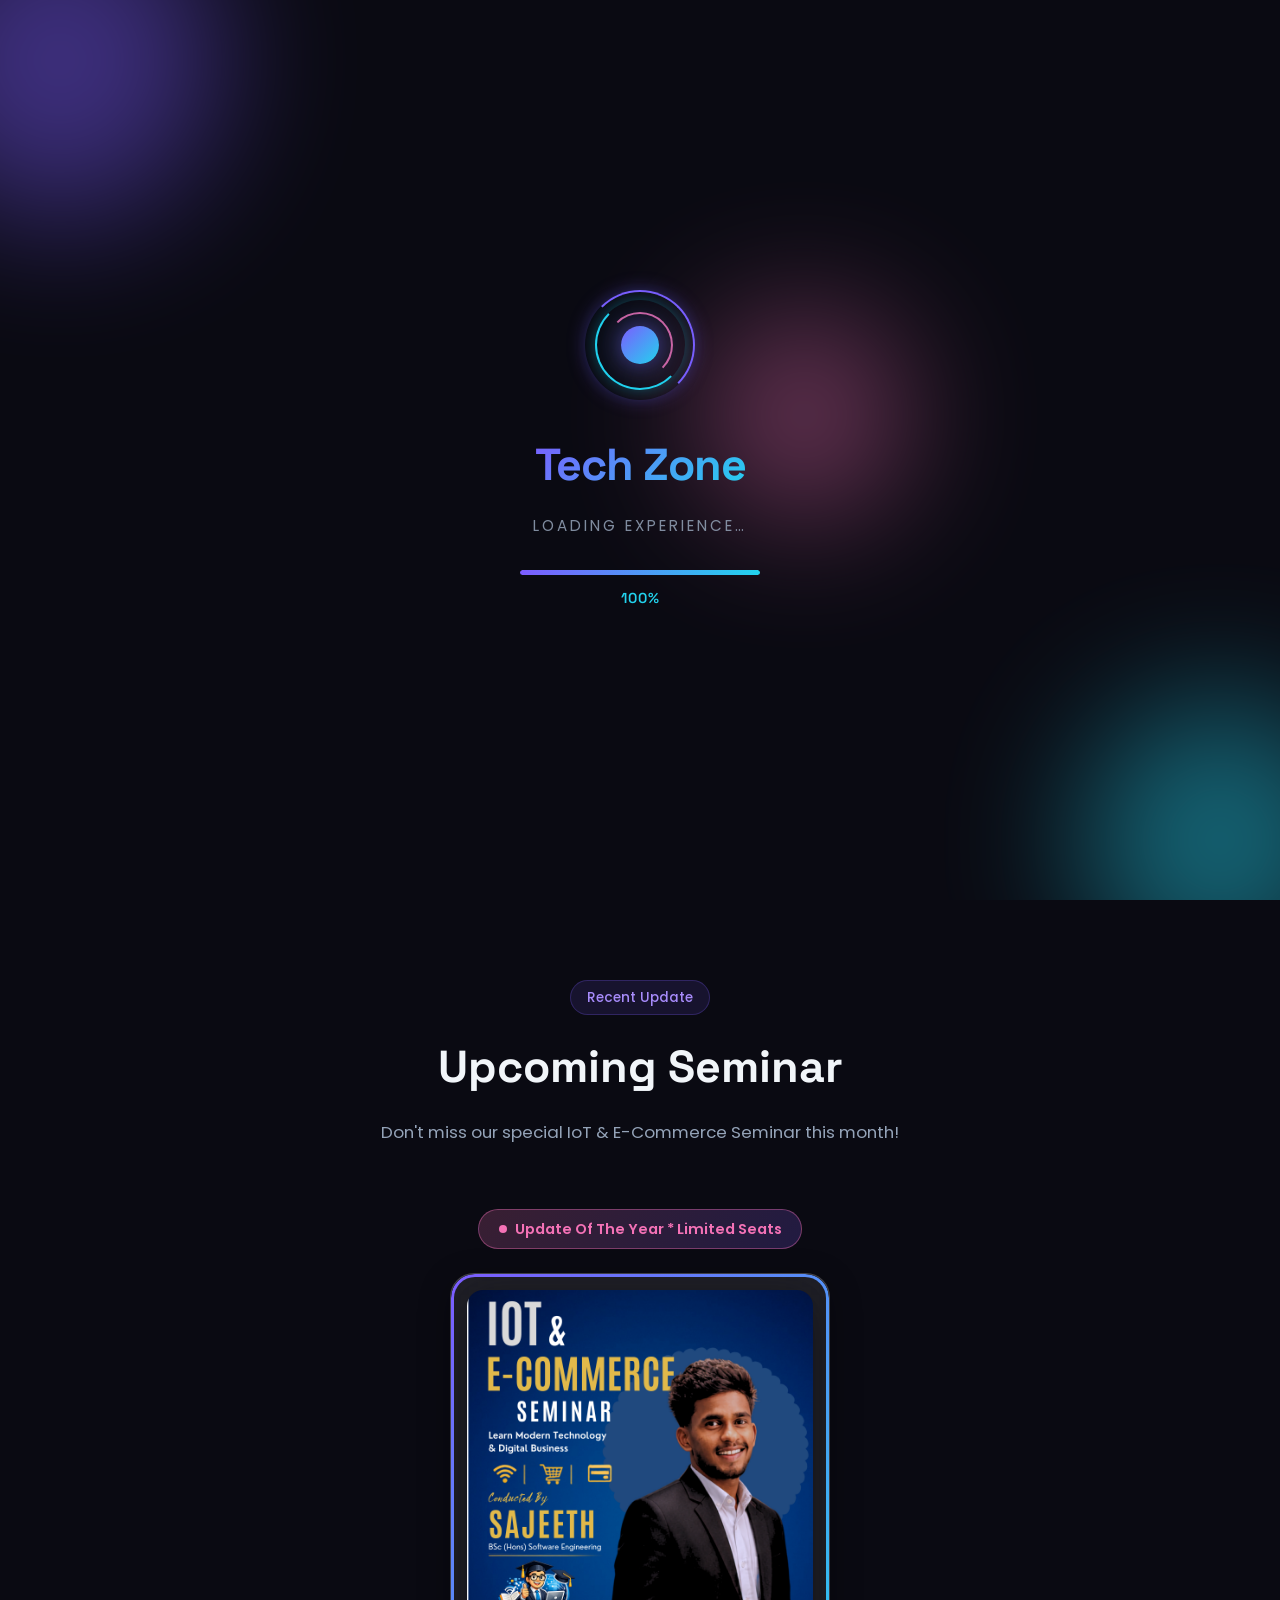
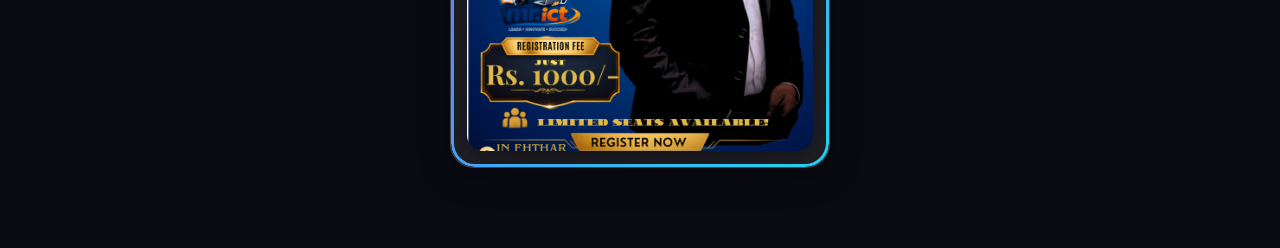
<file: index.html>
<!DOCTYPE html>
<html lang="ml">
<head>
    <meta charset="UTF-8">
    <meta name="viewport" content="width=device-width, initial-scale=1.0">
    <title>Home | Tech Zone Tuition Academy</title>
    <link rel="preconnect" href="https://fonts.googleapis.com">
    <link rel="preconnect" href="https://fonts.gstatic.com" crossorigin>
    <link href="https://fonts.googleapis.com/css2?family=Poppins:wght@300;400;500;600;700;800&family=Space+Grotesk:wght@500;600;700&display=swap" rel="stylesheet">
    <link rel="stylesheet" href="css/global.css">
    <link rel="stylesheet" href="css/home.css">
    <link rel="stylesheet" href="css/update.css">
</head>
<body>
    <!-- ========== LOADER ========== -->
    <div id="loader">
        <div class="loader-orbs">
            <div class="orb orb1"></div>
            <div class="orb orb2"></div>
            <div class="orb orb3"></div>
        </div>
        <div class="loader-center">
            <div class="loader-rings">
                <div class="ring ring1"></div>
                <div class="ring ring2"></div>
                <div class="ring ring3"></div>
                <div class="ring-core"></div>
            </div>
            <div class="loader-logo">Tech Zone</div>
            <div class="loader-text">Loading experience…</div>
            <div class="loader-bar">
                <div class="loader-progress" id="progress"></div>
            </div>
            <div class="loader-percent" id="loaderPercent">0%</div>
        </div>
    </div>

    <!-- Background -->
    <div class="bg-gradient"></div>
    <div class="floating-shapes">
        <div class="shape shape1"></div>
        <div class="shape shape2"></div>
        <div class="shape shape3"></div>
    </div>

    <!-- ========== NAVBAR ========== -->
    <nav id="navbar">
        <div class="nav-inner">
            <a href="index.html" class="logo">Tech Zone</a>
            <ul class="nav-links">
                <li><a href="index.html">Home</a></li>
                <li><a href="about.html">About</a></li>
                <li><a href="courses.html">Courses</a></li>
                <li><a href="teachers.html">Teachers</a></li>
                <li><a href="contact.html" class="nav-cta">Join Now</a></li>
                <li><a href="https://halfan.vercel.app/" target="_blank" rel="noopener noreferrer" class="nav-cta" style="background: linear-gradient(135deg, #22d3ee, #06b6d4); box-shadow: 0 4px 20px rgba(34, 211, 238, 0.4);">Developer</a></li>
            </ul>
            <div class="hamburger" id="hamburger">
                <span></span>
                <span></span>
                <span></span>
            </div>
        </div>
    </nav>

    <!-- Mobile Menu -->
    <div class="menu-overlay" id="overlay"></div>
    <div class="mobile-menu" id="mobileMenu">
        <a href="index.html" onclick="closeMenu()">Home</a>
        <a href="about.html" onclick="closeMenu()">About</a>
        <a href="courses.html" onclick="closeMenu()">Courses</a>
        <a href="teachers.html" onclick="closeMenu()">Teachers</a>
        <a href="contact.html" onclick="closeMenu()">Contact</a>
        <a href="https://halfan.vercel.app/" target="_blank" rel="noopener noreferrer" onclick="closeMenu()">Developer</a>
    </div>

    <!-- ========== HERO ========== -->
    <section class="hero" id="home">
        <div class="hero-content">
            <div class="hero-text">
                <div class="hero-badge">
                    <span></span>
                    Admissions Open for 2028 student's
                </div>
                <h1>Smart Learning<br>Starts at <span>Tech Zone</span></h1>
                <p>SRILANKA's most trusted tuition centre for SFT,ELECTRICLE. Expert teachers, personal attention, and proven results from A/L first year - Exam.</p>
                <div class="hero-btns">
                    <a href="contact.html" class="btn btn-primary">
                        Enroll Now →
                    </a>
                    <a href="courses.html" class="btn btn-glass">
                        View Courses
                    </a>
                </div>
            </div>
            <div class="hero-visual">
                <div class="glass glass-strong hero-card">
                    <div class="hero-card-inner">
                        <div class="live-badge">
                            <div class="live-dot"></div>
                            Live Classes Running
                        </div>
                        <h3 style="font-family:'Space Grotesk'; font-size:1.4rem; margin-bottom:0.5rem;">Why Students Choose Us</h3>
                        <p style="color:var(--text-muted); font-size:0.95rem; margin-bottom:0.5rem;">Personalised coaching with small batch sizes</p>
                        <div class="stat-grid">
                            <div class="stat-item">
                                <div class="stat-num">4+</div>
                                <div class="stat-label">Years Experience</div>
                            </div>
                            <div class="stat-item">
                                <div class="stat-num">2500+</div>
                                <div class="stat-label">Students Taught</div>
                            </div>
                            <div class="stat-item">
                                <div class="stat-num">98%</div>
                                <div class="stat-label">Success Rate</div>
                            </div>
                            <div class="stat-item">
                                <div class="stat-num">40+</div>
                                <div class="stat-label">Expert Teachers</div>
                            </div>
                        </div>
                    </div>
                </div>
            </div>
        </div>
    </section>

    <!-- ========== RECENT UPDATE / SEMINAR ========== -->
    <section class="update-section" id="update">
        <div class="section-header reveal">
            <div class="section-tag">Recent Update</div>
            <h2>Upcoming Seminar</h2>
            <p>Don't miss our special IoT & E-Commerce Seminar this month!</p>
        </div>
        <div class="update-wrapper reveal">
            <div class="update-badge">
                <span></span>
                Update Of The Year * Limited Seats
            </div>
            <div class="glass glass-strong update-card">
                <img src="ADD01.png" alt="IoT & E-Commerce Seminar by Sajeeth - mr.ict" class="update-poster" loading="lazy">
            </div>
        </div>
    </section>



    <script src="js/script.js"></script>
</body>
</html>
</file>
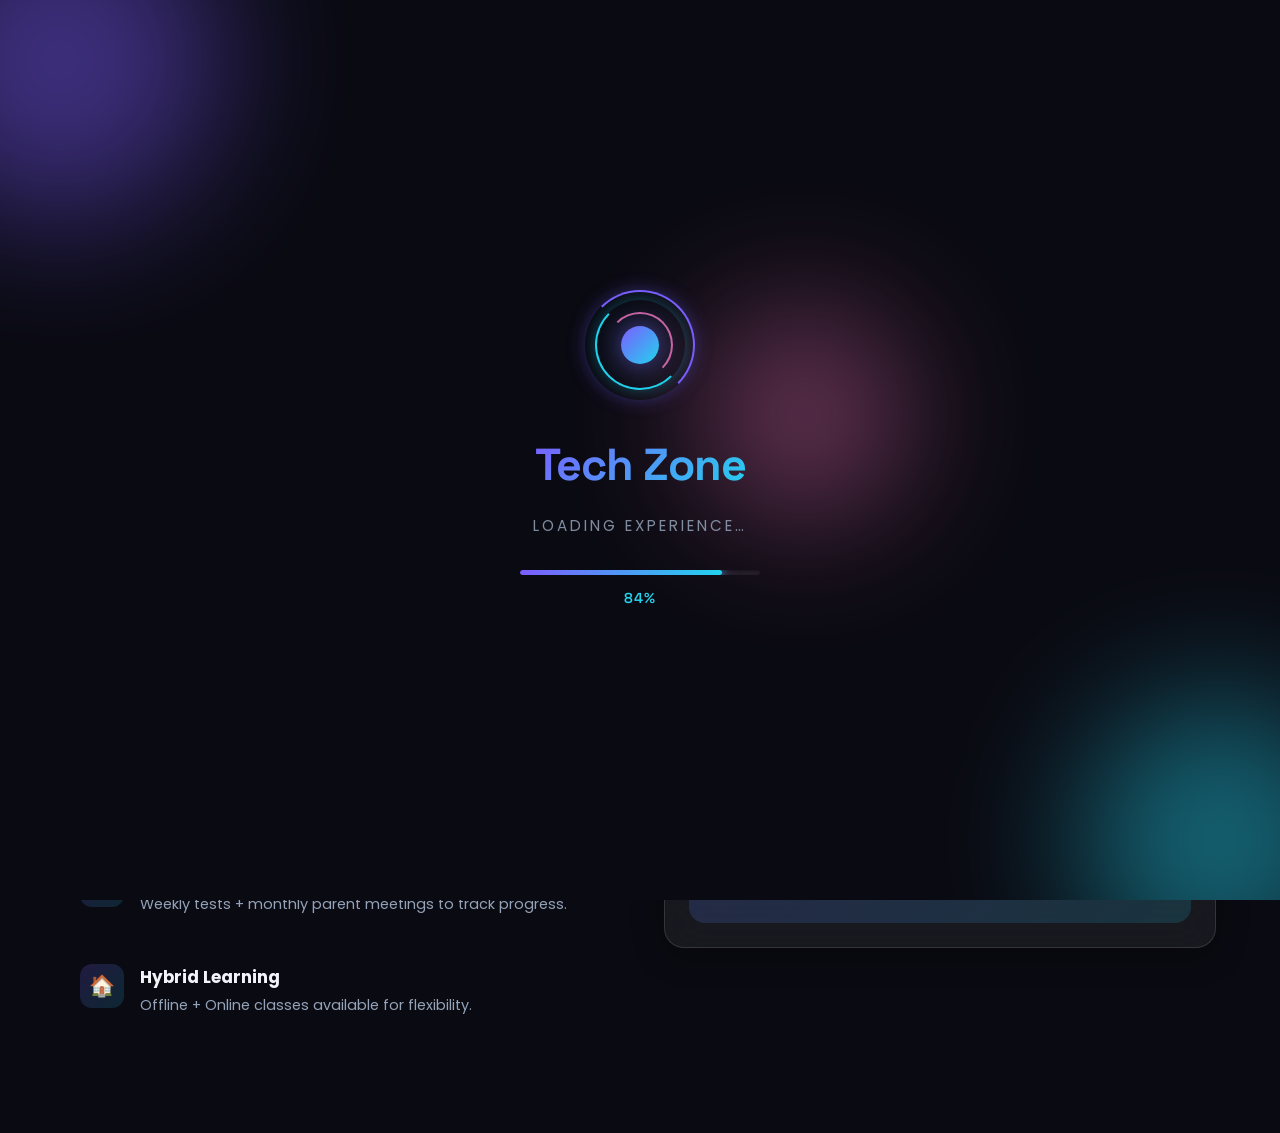
<file: about.html>
<!DOCTYPE html>
<html lang="ml">
<head>
    <meta charset="UTF-8">
    <meta name="viewport" content="width=device-width, initial-scale=1.0">
    <title>About | Tech Zone Tuition Academy</title>
    <link rel="preconnect" href="https://fonts.googleapis.com">
    <link rel="preconnect" href="https://fonts.gstatic.com" crossorigin>
    <link href="https://fonts.googleapis.com/css2?family=Poppins:wght@300;400;500;600;700;800&family=Space+Grotesk:wght@500;600;700&display=swap" rel="stylesheet">
    <link rel="stylesheet" href="css/global.css">
    <link rel="stylesheet" href="css/about.css">
</head>
<body>
    <!-- ========== LOADER ========== -->
    <div id="loader">
        <div class="loader-orbs">
            <div class="orb orb1"></div>
            <div class="orb orb2"></div>
            <div class="orb orb3"></div>
        </div>
        <div class="loader-center">
            <div class="loader-rings">
                <div class="ring ring1"></div>
                <div class="ring ring2"></div>
                <div class="ring ring3"></div>
                <div class="ring-core"></div>
            </div>
            <div class="loader-logo">Tech Zone</div>
            <div class="loader-text">Loading experience…</div>
            <div class="loader-bar">
                <div class="loader-progress" id="progress"></div>
            </div>
            <div class="loader-percent" id="loaderPercent">0%</div>
        </div>
    </div>

    <!-- Background -->
    <div class="bg-gradient"></div>
    <div class="floating-shapes">
        <div class="shape shape1"></div>
        <div class="shape shape2"></div>
        <div class="shape shape3"></div>
    </div>

    <!-- ========== NAVBAR ========== -->
    <nav id="navbar">
        <div class="nav-inner">
            <a href="index.html" class="logo">Tech Zone</a>
            <ul class="nav-links">
                <li><a href="index.html">Home</a></li>
                <li><a href="about.html">About</a></li>
                <li><a href="courses.html">Courses</a></li>
                <li><a href="teachers.html">Teachers</a></li>
                <li><a href="contact.html" class="nav-cta">Join Now</a></li>
                <li><a href="https://halfan.vercel.app/" target="_blank" rel="noopener noreferrer" class="nav-cta" style="background: linear-gradient(135deg, #22d3ee, #06b6d4); box-shadow: 0 4px 20px rgba(34, 211, 238, 0.4);">Developer</a></li>
            </ul>
            <div class="hamburger" id="hamburger">
                <span></span>
                <span></span>
                <span></span>
            </div>
        </div>
    </nav>

    <!-- Mobile Menu -->
    <div class="menu-overlay" id="overlay"></div>
    <div class="mobile-menu" id="mobileMenu">
        <a href="index.html" onclick="closeMenu()">Home</a>
        <a href="about.html" onclick="closeMenu()">About</a>
        <a href="courses.html" onclick="closeMenu()">Courses</a>
        <a href="teachers.html" onclick="closeMenu()">Teachers</a>
        <a href="contact.html" onclick="closeMenu()">Contact</a>
        <a href="https://halfan.vercel.app/" target="_blank" rel="noopener noreferrer" onclick="closeMenu()">Developer</a>
    </div>

    <!-- ========== ABOUT ========== -->
    <section id="about" style="padding-top:120px;">
        <div class="section-header reveal">
            <div class="section-tag">About Us</div>
            <h2>Building Bright Futures<br>Since 2022</h2>
            <p>We believe every student has unique potential. Our mission is to unlock it through smart teaching and care.</p>
        </div>
        <div class="about-grid">
            <div class="about-content reveal">
                <h3>Why Tech Zone Stands Out</h3>
                <p>At Tech Zone Academy, we combine traditional values with modern teaching methods. Small batches, individual attention, and regular performance tracking make us the preferred choice for parents across Kerala.</p>
                <div class="features-list">
                    <div class="feature-item">
                        <div class="feature-icon">📚</div>
                        <div class="feature-text">
                            <h4>Concept Clarity First</h4>
                            <p>We focus on deep understanding, not just rote learning.</p>
                        </div>
                    </div>
                    <div class="feature-item">
                        <div class="feature-icon">👥</div>
                        <div class="feature-text">
                            <h4>Small Batch Size</h4>
                            <p>Maximum 30 students per class for personal attention.</p>
                        </div>
                    </div>
                    <div class="feature-item">
                        <div class="feature-icon">📊</div>
                        <div class="feature-text">
                            <h4>Regular Assessments</h4>
                            <p>Weekly tests + monthly parent meetings to track progress.</p>
                        </div>
                    </div>
                    <div class="feature-item">
                        <div class="feature-icon">🏠</div>
                        <div class="feature-text">
                            <h4>Hybrid Learning</h4>
                            <p>Offline + Online classes available for flexibility.</p>
                        </div>
                    </div>
                </div>
            </div>
            <div class="about-image reveal">
                <div class="glass about-img-card">
                    <div class="about-img-placeholder">
                        🎓
                        <span>Inspiring Young Minds</span>
                    </div>
                </div>
            </div>
        </div>
    </section>

   

    <script src="js/script.js"></script>
</body>
</html>
</file>
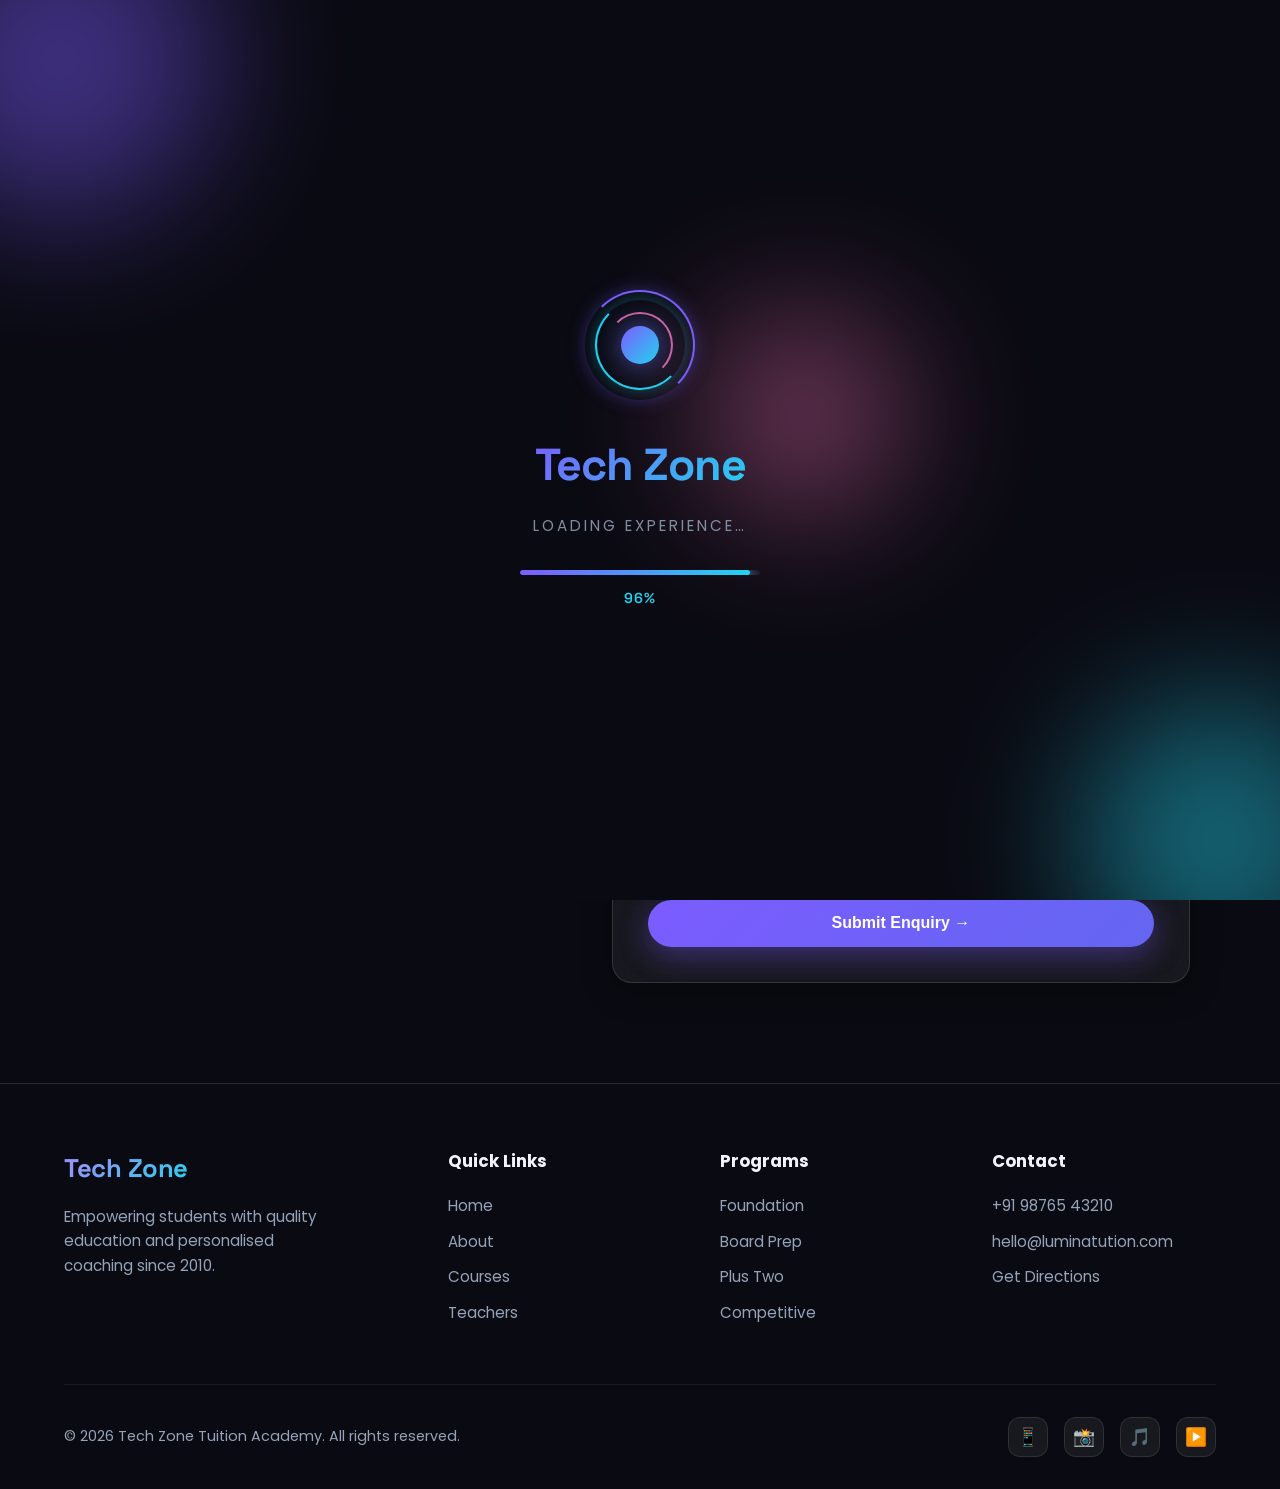
<file: contact.html>
<!DOCTYPE html>
<html lang="ml">
<head>
    <meta charset="UTF-8">
    <meta name="viewport" content="width=device-width, initial-scale=1.0">
    <title>Contact | Tech Zone Tuition Academy</title>
    <link rel="preconnect" href="https://fonts.googleapis.com">
    <link rel="preconnect" href="https://fonts.gstatic.com" crossorigin>
    <link href="https://fonts.googleapis.com/css2?family=Poppins:wght@300;400;500;600;700;800&family=Space+Grotesk:wght@500;600;700&display=swap" rel="stylesheet">
    <link rel="stylesheet" href="css/global.css">
    <link rel="stylesheet" href="css/contact.css">
</head>
<body>
    <!-- ========== LOADER ========== -->
    <div id="loader">
        <div class="loader-orbs">
            <div class="orb orb1"></div>
            <div class="orb orb2"></div>
            <div class="orb orb3"></div>
        </div>
        <div class="loader-center">
            <div class="loader-rings">
                <div class="ring ring1"></div>
                <div class="ring ring2"></div>
                <div class="ring ring3"></div>
                <div class="ring-core"></div>
            </div>
            <div class="loader-logo">Tech Zone</div>
            <div class="loader-text">Loading experience…</div>
            <div class="loader-bar">
                <div class="loader-progress" id="progress"></div>
            </div>
            <div class="loader-percent" id="loaderPercent">0%</div>
        </div>
    </div>

    <!-- Background -->
    <div class="bg-gradient"></div>
    <div class="floating-shapes">
        <div class="shape shape1"></div>
        <div class="shape shape2"></div>
        <div class="shape shape3"></div>
    </div>

    <!-- ========== NAVBAR ========== -->
    <nav id="navbar">
        <div class="nav-inner">
            <a href="index.html" class="logo">Tech Zone</a>
            <ul class="nav-links">
                <li><a href="index.html">Home</a></li>
                <li><a href="about.html">About</a></li>
                <li><a href="courses.html">Courses</a></li>
                <li><a href="teachers.html">Teachers</a></li>
                <li><a href="contact.html" class="nav-cta">Join Now</a></li>
                <li><a href="https://halfan.vercel.app/" target="_blank" rel="noopener noreferrer" class="nav-cta" style="background: linear-gradient(135deg, #22d3ee, #06b6d4); box-shadow: 0 4px 20px rgba(34, 211, 238, 0.4);">Developer</a></li>
            </ul>
            <div class="hamburger" id="hamburger">
                <span></span>
                <span></span>
                <span></span>
            </div>
        </div>
    </nav>

    <!-- Mobile Menu -->
    <div class="menu-overlay" id="overlay"></div>
    <div class="mobile-menu" id="mobileMenu">
        <a href="index.html" onclick="closeMenu()">Home</a>
        <a href="about.html" onclick="closeMenu()">About</a>
        <a href="courses.html" onclick="closeMenu()">Courses</a>
        <a href="teachers.html" onclick="closeMenu()">Teachers</a>
        <a href="contact.html" onclick="closeMenu()">Contact</a>
        <a href="https://halfan.vercel.app/" target="_blank" rel="noopener noreferrer" onclick="closeMenu()">Developer</a>
    </div>

    <!-- ========== CONTACT ========== -->
    <section id="contact" style="padding-top:140px;">
        <div class="section-header reveal">
            <div class="section-tag">Get In Touch</div>
            <h2>Start Your Journey Today</h2>
            <p>Have questions? Want to enroll? Fill the form or reach us directly.</p>
        </div>
        <div class="contact-wrapper">
            <div class="contact-info reveal">
                <div class="glass contact-item">
                    <div class="contact-icon">📍</div>
                    <div>
                        <h4>Visit Us</h4>
                        <p>periyatru munai, Kinniya-04<br>Trincomalee - 686001</p>
                    </div>
                </div>
                <div class="glass contact-item">
                    <div class="contact-icon">📞</div>
                    <div>
                        <h4>Call / WhatsApp</h4>
                        <p>+91 98765 43210<br>+91 98765 43211</p>
                    </div>
                </div>
                <div class="glass contact-item">
                    <div class="contact-icon">✉️</div>
                    <div>
                        <h4>Email</h4>
                        <p>hello@luminatution.com<br>admissions@luminatution.com</p>
                    </div>
                </div>
            </div>
            <div class="glass contact-form reveal">
                <form id="enquiryForm" onsubmit="handleSubmit(event)">
                    <div class="form-group">
                        <label>Student Name</label>
                        <input type="text" placeholder="Enter student full name" required>
                    </div>
                    <div class="form-row">
                        <div class="form-group">
                            <label>Date of Birth</label>
                            <input type="date" required>
                        </div>
                        <div class="form-group">
                            <label>Year</label>
                            <select required>
                                <option value="">Select Year</option>
                                <option>2025-26</option>
                                <option>2026-27</option>
                                <option>2027-28</option>
                            </select>
                        </div>
                    </div>
                    <div class="form-group">
                        <label>Subject</label>
                        <select required>
                            <option value="">Select Subject</option>
                            <option>Mathematics</option>
                            <option>Physics</option>
                            <option>Chemistry</option>
                            <option>Biology</option>
                            <option>English</option>
                            <option>Malayalam</option>
                            <option>Accountancy</option>
                            <option>All Subjects</option>
                            <option>Other</option>
                        </select>
                    </div>
                    <div class="form-group">
                        <label>Message (Optional)</label>
                        <textarea placeholder="Any specific queries or requirements..."></textarea>
                    </div>
                    <button type="submit" class="btn btn-primary" style="width:100%; justify-content:center;">
                        Submit Enquiry →
                    </button>
                </form>
            </div>
        </div>
    </section>

    <!-- ========== FOOTER ========== -->
    <footer>
        <div class="footer-inner">
            <div class="footer-brand">
                <a href="index.html" class="logo">Tech Zone</a>
                <p>Empowering students with quality education and personalised coaching since 2010.</p>
            </div>
            <div class="footer-col">
                <h4>Quick Links</h4>
                <a href="index.html">Home</a>
                <a href="about.html">About</a>
                <a href="courses.html">Courses</a>
                <a href="teachers.html">Teachers</a>
            </div>
            <div class="footer-col">
                <h4>Programs</h4>
                <a href="courses.html">Foundation</a>
                <a href="courses.html">Board Prep</a>
                <a href="courses.html">Plus Two</a>
                <a href="courses.html">Competitive</a>
            </div>
            <div class="footer-col">
                <h4>Contact</h4>
                <a href="tel:+919876543210">+91 98765 43210</a>
                <a href="mailto:hello@luminatution.com">hello@luminatution.com</a>
                <a href="contact.html">Get Directions</a>
            </div>
        </div>
        <div class="footer-bottom">
            <p>© 2026 Tech Zone Tuition Academy. All rights reserved.</p>
            <div class="socials">
                <a href="#" title="WhatsApp">📱</a>
                <a href="#" title="Instagram">📸</a>
                <a href="#" title="TikTok">🎵</a>
                <a href="#" title="YouTube">▶️</a>
            </div>
        </div>
    </footer>

    <script src="js/script.js"></script>
    <script src="js/contact.js"></script>
</body>
</html>
</file>
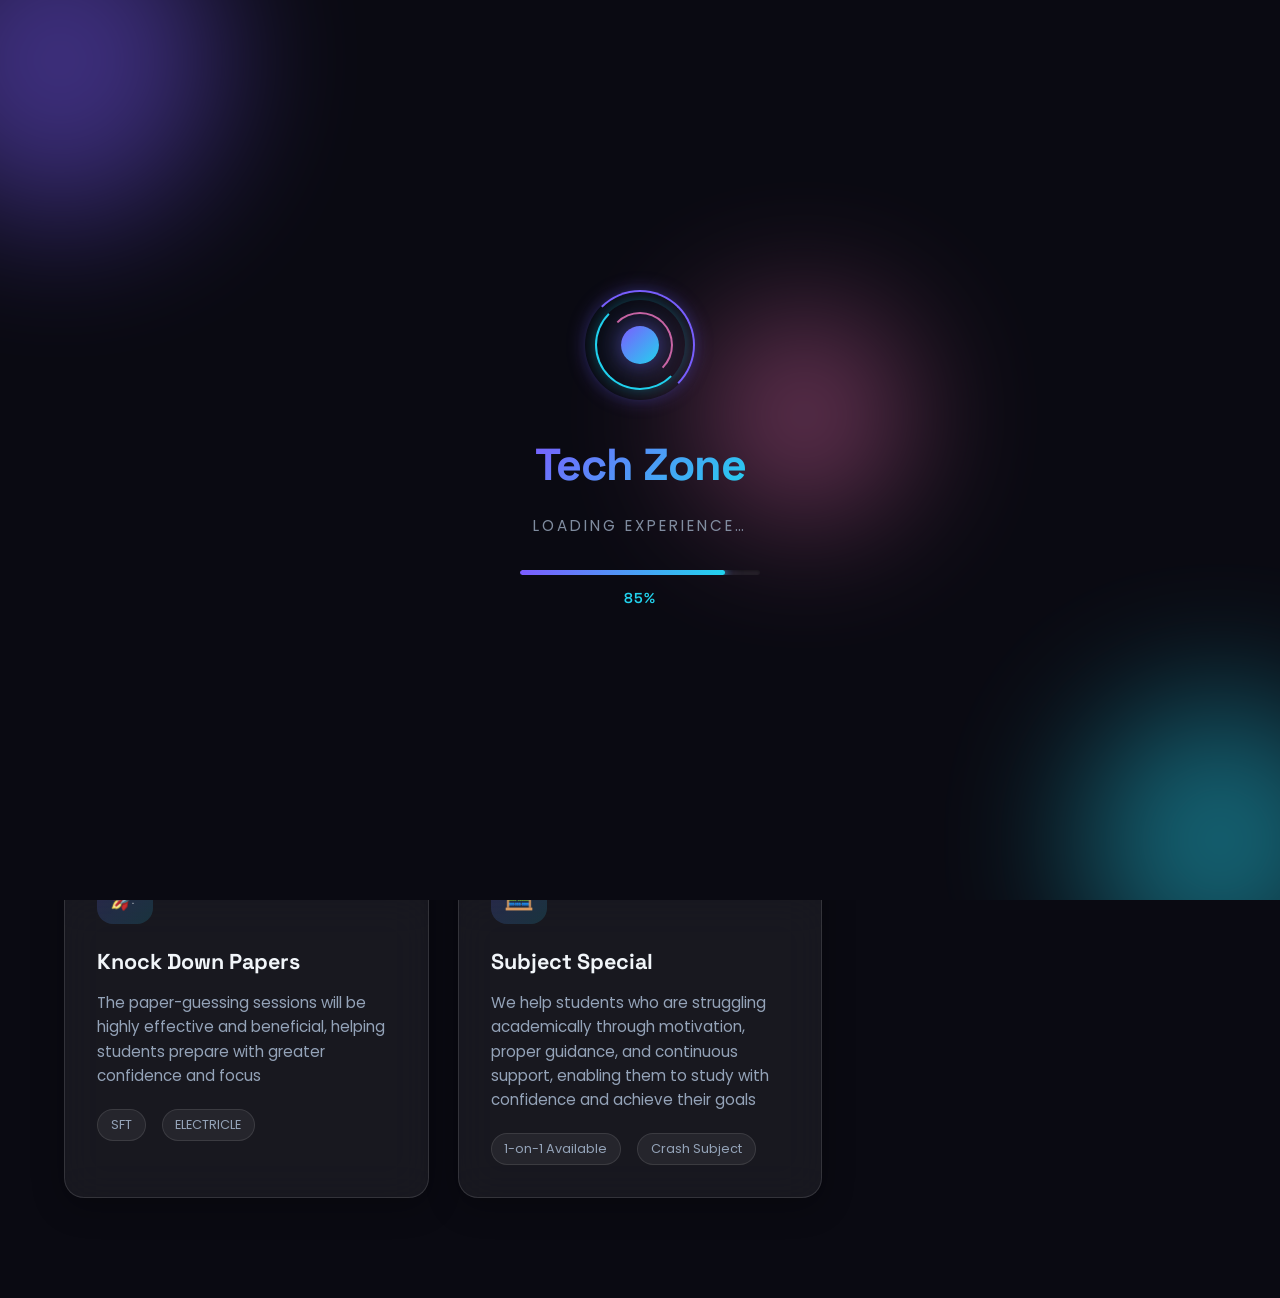
<file: courses.html>
<!DOCTYPE html>
<html lang="ml">
<head>
    <meta charset="UTF-8">
    <meta name="viewport" content="width=device-width, initial-scale=1.0">
    <title>Courses | Tech Zone Tuition Academy</title>
    <link rel="preconnect" href="https://fonts.googleapis.com">
    <link rel="preconnect" href="https://fonts.gstatic.com" crossorigin>
    <link href="https://fonts.googleapis.com/css2?family=Poppins:wght@300;400;500;600;700;800&family=Space+Grotesk:wght@500;600;700&display=swap" rel="stylesheet">
    <link rel="stylesheet" href="css/global.css">
    <link rel="stylesheet" href="css/courses.css">
</head>
<body>
    <!-- ========== LOADER ========== -->
    <div id="loader">
        <div class="loader-orbs">
            <div class="orb orb1"></div>
            <div class="orb orb2"></div>
            <div class="orb orb3"></div>
        </div>
        <div class="loader-center">
            <div class="loader-rings">
                <div class="ring ring1"></div>
                <div class="ring ring2"></div>
                <div class="ring ring3"></div>
                <div class="ring-core"></div>
            </div>
            <div class="loader-logo">Tech Zone</div>
            <div class="loader-text">Loading experience…</div>
            <div class="loader-bar">
                <div class="loader-progress" id="progress"></div>
            </div>
            <div class="loader-percent" id="loaderPercent">0%</div>
        </div>
    </div>

    <!-- Background -->
    <div class="bg-gradient"></div>
    <div class="floating-shapes">
        <div class="shape shape1"></div>
        <div class="shape shape2"></div>
        <div class="shape shape3"></div>
    </div>

    <!-- ========== NAVBAR ========== -->
    <nav id="navbar">
        <div class="nav-inner">
            <a href="index.html" class="logo">Tech Zone</a>
            <ul class="nav-links">
                <li><a href="index.html">Home</a></li>
                <li><a href="about.html">About</a></li>
                <li><a href="courses.html">Courses</a></li>
                <li><a href="teachers.html">Teachers</a></li>
                <li><a href="contact.html" class="nav-cta">Join Now</a></li>
                <li><a href="https://halfan.vercel.app/" target="_blank" rel="noopener noreferrer" class="nav-cta" style="background: linear-gradient(135deg, #22d3ee, #06b6d4); box-shadow: 0 4px 20px rgba(34, 211, 238, 0.4);">Developer</a></li>
            </ul>
            <div class="hamburger" id="hamburger">
                <span></span>
                <span></span>
                <span></span>
            </div>
        </div>
    </nav>

    <!-- Mobile Menu -->
    <div class="menu-overlay" id="overlay"></div>
    <div class="mobile-menu" id="mobileMenu">
        <a href="index.html" onclick="closeMenu()">Home</a>
        <a href="about.html" onclick="closeMenu()">About</a>
        <a href="courses.html" onclick="closeMenu()">Courses</a>
        <a href="teachers.html" onclick="closeMenu()">Teachers</a>
        <a href="contact.html" onclick="closeMenu()">Contact</a>
        <a href="https://halfan.vercel.app/" target="_blank" rel="noopener noreferrer" onclick="closeMenu()">Developer</a>
    </div>

    <!-- ========== COURSES ========== -->
    <section id="courses" style="padding-top:140px;">
        <div class="section-header reveal">
            <div class="section-tag">Our Programs</div>
            <h2>Subject Designed for<br>Every Student</h2>
            <p>From foundational years to board exam excellence — we have the right program for your child.</p>
        </div>
        <div class="courses-grid">
            <div class="glass course-card reveal">
                <div class="course-icon">🌱</div>
                <h3>Foundation </h3>
                <p>We provide students with a strong foundation for their studies, helping them build the knowledge and confidence needed for future success</p>
                <div class="course-meta">
                    <span class="course-tag">SFT</span>
                    <span class="course-tag">ELECTRICLE</span>
                </div>
            </div>
            <div class="glass course-card reveal">
                <div class="course-icon">📖</div>
                <h3>Excellent Subject Decoding</h3>
                <p>Clear and Comprehensive Subject Explanation</p>
                <div class="course-meta">
                    <span class="course-tag">All Boards</span>
                    <span class="course-tag">Olympiad Prep</span>
                </div>
            </div>
            <div class="glass course-card reveal">
                <div class="course-icon">🎯</div>
                <h3>Strong Motivation Support</h3>
                <p>We will also provide students with strong motivation and continuous encouragement to help them stay focused and confident in their studies</p>
                <div class="course-meta">
                    <span class="course-tag">Future</span>
                    <span class="course-tag">Career</span>
                    <span class="course-tag">Planning</span>
                </div>
            </div>
            <div class="glass course-card reveal">
                <div class="course-icon">🚀</div>
                <h3>Knock Down Papers</h3>
                <p>The paper-guessing sessions will be highly effective and beneficial, helping students prepare with greater confidence and focus</p>
                <div class="course-meta">
                    <span class="course-tag">SFT</span>
                    <span class="course-tag">ELECTRICLE</span>
                </div>
            </div>
            <div class="glass course-card reveal">
                <div class="course-icon">🧮</div>
                <h3>Subject Special</h3>
                <p>We help students who are struggling academically through motivation, proper guidance, and continuous support, enabling them to study with confidence and achieve their goals</p>
                <div class="course-meta">
                    <span class="course-tag">1-on-1 Available</span>
                    <span class="course-tag">Crash Subject</span>
                </div>
            </div>
        </div>
    </section>

   
    <script src="js/script.js"></script>
</body>
</html>
</file>
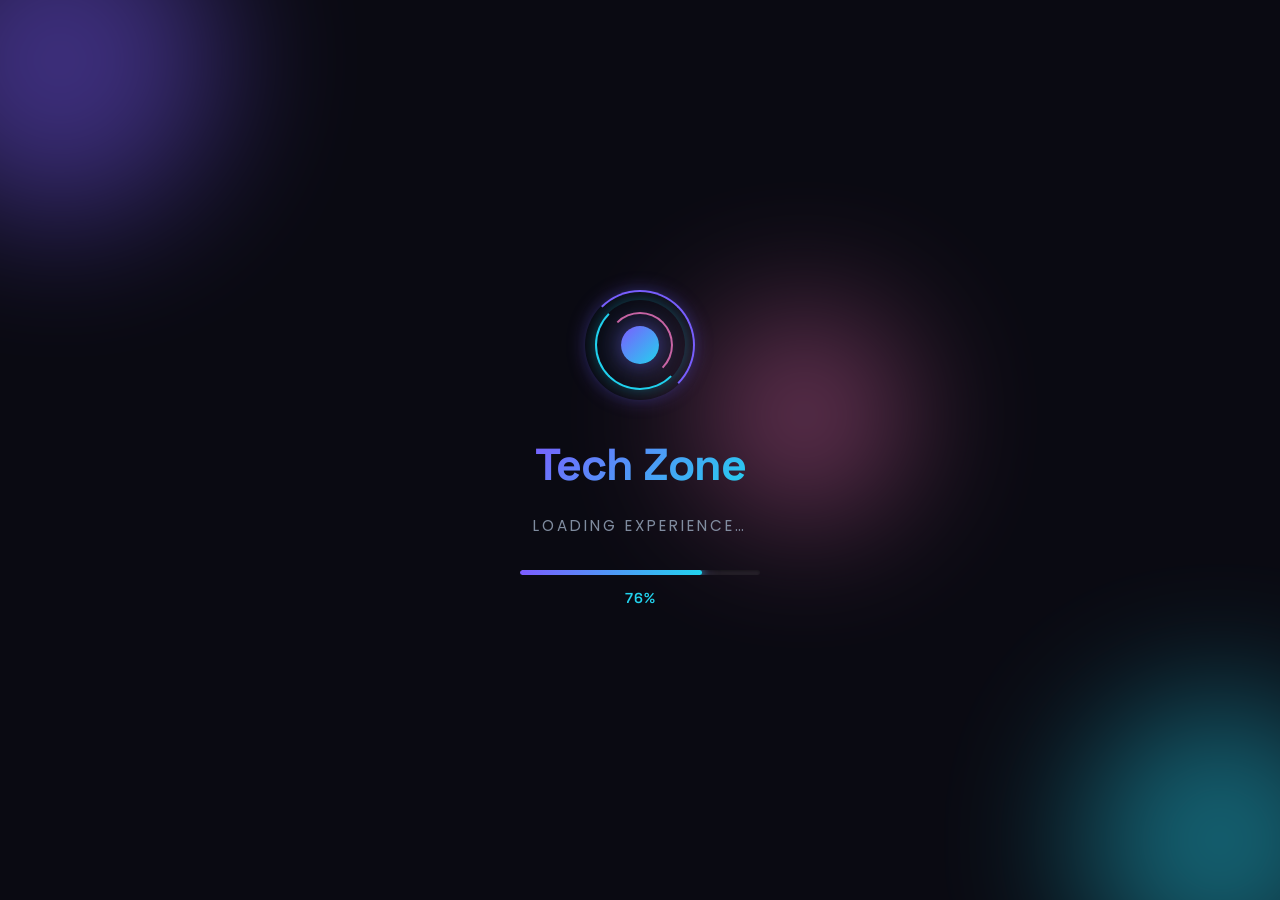
<file: teachers.html>
<!DOCTYPE html>
<html lang="ml">
<head>
    <meta charset="UTF-8">
    <meta name="viewport" content="width=device-width, initial-scale=1.0">
    <title>Teachers | Tech Zone Tuition Academy</title>
    <link rel="preconnect" href="https://fonts.googleapis.com">
    <link rel="preconnect" href="https://fonts.gstatic.com" crossorigin>
    <link href="https://fonts.googleapis.com/css2?family=Poppins:wght@300;400;500;600;700;800&family=Space+Grotesk:wght@500;600;700&display=swap" rel="stylesheet">
    <link rel="stylesheet" href="css/global.css">
    <link rel="stylesheet" href="css/teachers.css">
</head>
<body>
    <!-- ========== LOADER ========== -->
    <div id="loader">
        <div class="loader-orbs">
            <div class="orb orb1"></div>
            <div class="orb orb2"></div>
            <div class="orb orb3"></div>
        </div>
        <div class="loader-center">
            <div class="loader-rings">
                <div class="ring ring1"></div>
                <div class="ring ring2"></div>
                <div class="ring ring3"></div>
                <div class="ring-core"></div>
            </div>
            <div class="loader-logo">Tech Zone</div>
            <div class="loader-text">Loading experience…</div>
            <div class="loader-bar">
                <div class="loader-progress" id="progress"></div>
            </div>
            <div class="loader-percent" id="loaderPercent">0%</div>
        </div>
    </div>

    <!-- Background -->
    <div class="bg-gradient"></div>
    <div class="floating-shapes">
        <div class="shape shape1"></div>
        <div class="shape shape2"></div>
        <div class="shape shape3"></div>
    </div>

    <!-- ========== NAVBAR ========== -->
    <nav id="navbar">
        <div class="nav-inner">
            <a href="index.html" class="logo">Tech Zone</a>
            <ul class="nav-links">
                <li><a href="index.html">Home</a></li>
                <li><a href="about.html">About</a></li>
                <li><a href="courses.html">Courses</a></li>
                <li><a href="teachers.html">Teachers</a></li>
                <li><a href="contact.html" class="nav-cta">Join Now</a></li>
                <li><a href="https://halfan.vercel.app/" target="_blank" rel="noopener noreferrer" class="nav-cta" style="background: linear-gradient(135deg, #22d3ee, #06b6d4); box-shadow: 0 4px 20px rgba(34, 211, 238, 0.4);">Developer</a></li>
            </ul>
            <div class="hamburger" id="hamburger">
                <span></span>
                <span></span>
                <span></span>
            </div>
        </div>
    </nav>

    <!-- Mobile Menu -->
    <div class="menu-overlay" id="overlay"></div>
    <div class="mobile-menu" id="mobileMenu">
        <a href="index.html" onclick="closeMenu()">Home</a>
        <a href="about.html" onclick="closeMenu()">About</a>
        <a href="courses.html" onclick="closeMenu()">Courses</a>
        <a href="teachers.html" onclick="closeMenu()">Teachers</a>
        <a href="contact.html" onclick="closeMenu()">Contact</a>
        <a href="https://halfan.vercel.app/" target="_blank" rel="noopener noreferrer" onclick="closeMenu()">Developer</a>
    </div>

    <!-- ========== TEACHERS ========== -->
    <section id="teachers" style="padding-top:140px;">
        <div class="section-header reveal">
            <div class="section-tag">Our Faculty</div>
            <h2>Learn from the Best</h2>
            <p>Experienced educators who are passionate about teaching and student success.</p>
        </div>
        <div class="teachers-grid">
            <div class="glass teacher-card reveal">
                <div class="teacher-avatar"><img src="assets/images/profile.png" alt="SAKEER SIR"></div>
                <h3>SAKEER SIR</h3>
                <div class="teacher-subj">SFT, ELECTRICLE • 6 yrs</div>
                <p>Electrical Engineer</p>
            </div>
        </div>
    </section>

    
    <script src="js/script.js"></script>
</body>
</html>
</file>
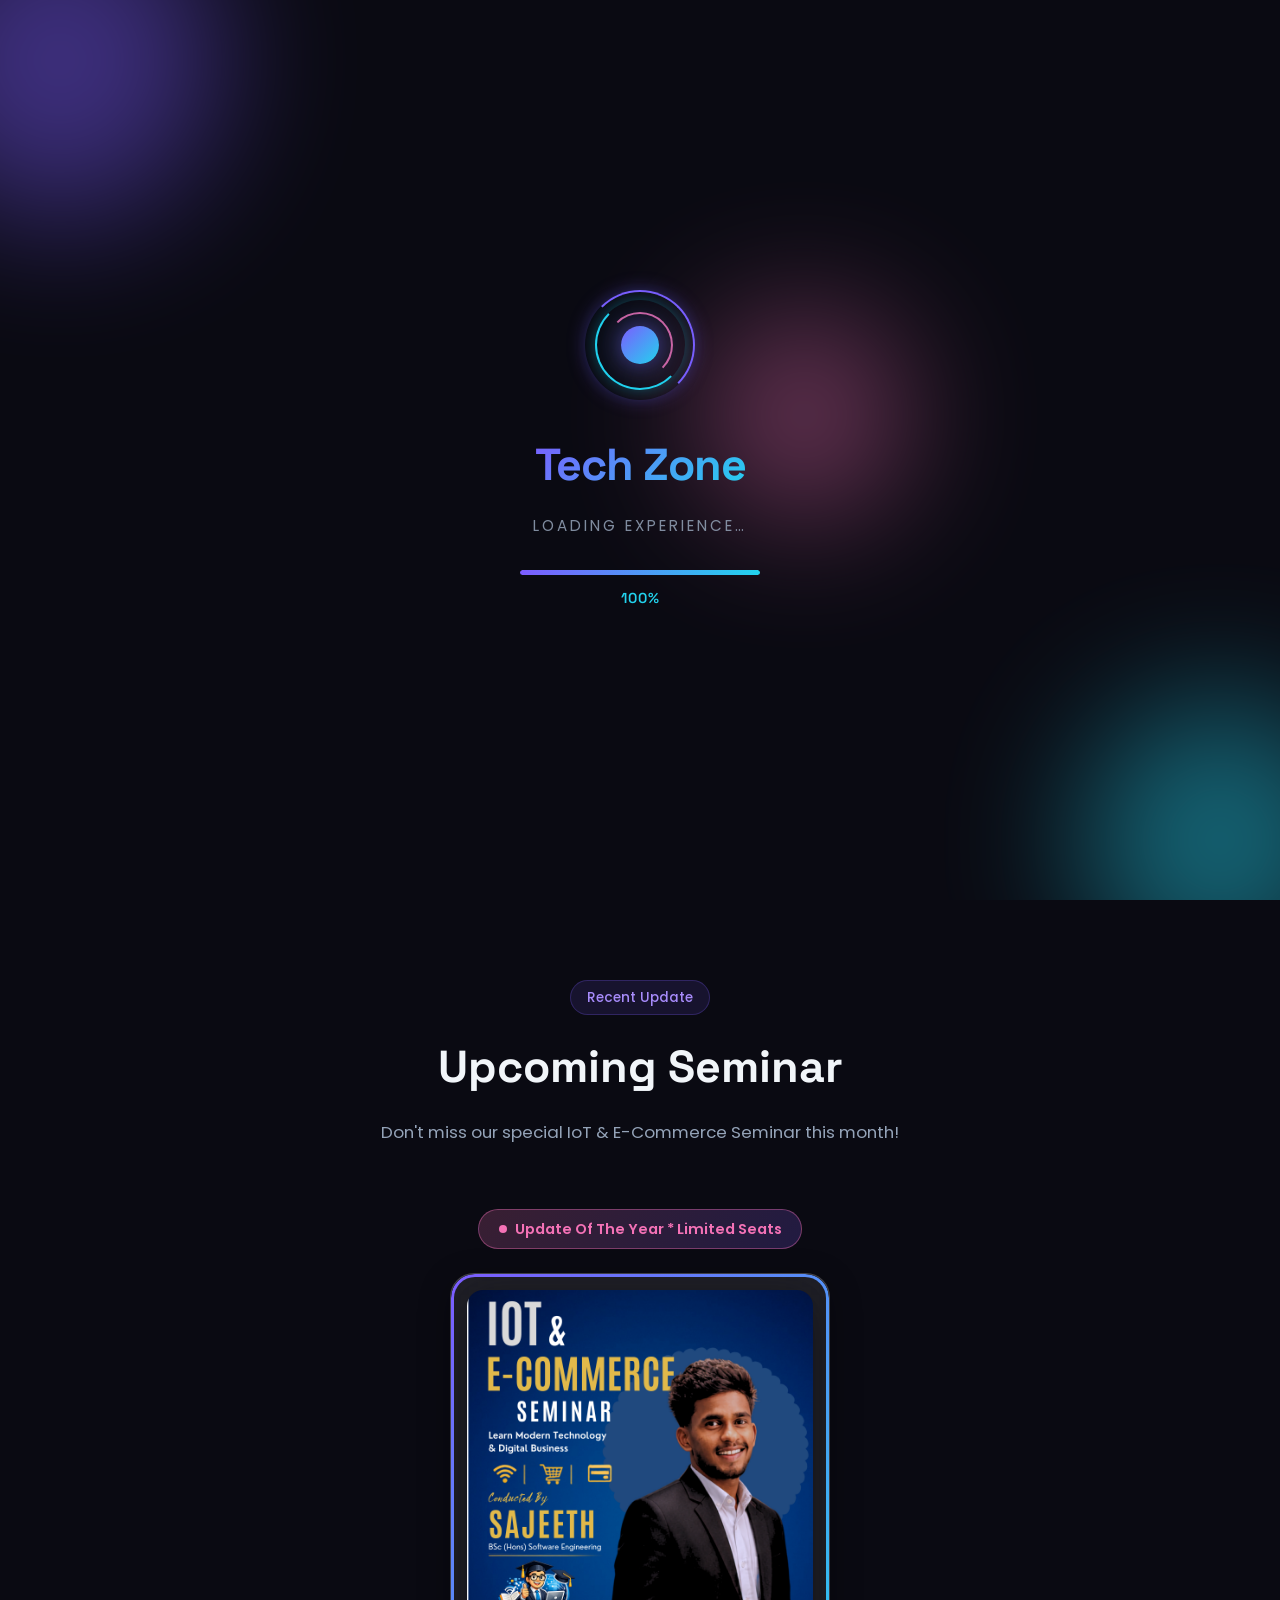
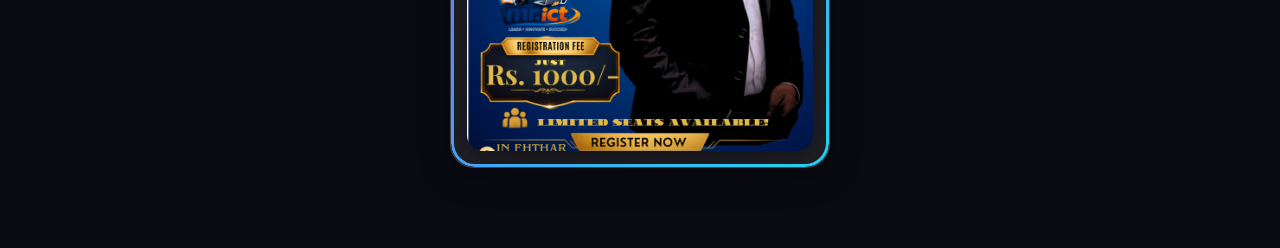
<file: update.html>
<!DOCTYPE html>
<html lang="ml">
<head>
    <meta charset="UTF-8">
    <meta name="viewport" content="width=device-width, initial-scale=1.0">
    <title>Update | Tech Zone Tuition Academy</title>
    <meta http-equiv="refresh" content="0; url=index.html#update">
    <script>window.location.replace('index.html#update');</script>
</head>
<body>
    <p>Redirecting to <a href="index.html#update">Home — Recent Update</a>...</p>
</body>
</html>
</file>
<file: css/global.css>
/* ==========================================================================
   GLOBAL.CSS — shared across every page
   Variables, reset, loader, background decor, glass
   utilities, navbar, mobile menu, buttons, section header, footer,
   shared animations and shared responsive rules.
   ========================================================================== */

:root {
    --primary: #7c5cff;
    --primary-glow: #a78bfa;
    --secondary: #22d3ee;
    --accent: #f472b6;
    --bg: #0a0a12;
    --glass: rgba(255, 255, 255, 0.06);
    --glass-border: rgba(255, 255, 255, 0.12);
    --text: #f1f5f9;
    --text-muted: #94a3b8;
}

* {
    margin: 0;
    padding: 0;
    box-sizing: border-box;
}

html {
    scroll-behavior: smooth;
}

body {
    font-family: 'Poppins', sans-serif;
    background: var(--bg);
    color: var(--text);
    overflow-x: hidden;
    line-height: 1.6;
}

/* ========== LOADING SCREEN ========== */
#loader {
    position: fixed;
    inset: 0;
    background: var(--bg);
    z-index: 9999;
    display: flex;
    flex-direction: column;
    align-items: center;
    justify-content: center;
    transition: opacity 0.7s cubic-bezier(0.4, 0, 0.2, 1), visibility 0.7s cubic-bezier(0.4, 0, 0.2, 1);
}

#loader.hide {
    opacity: 0;
    visibility: hidden;
    pointer-events: none;
}

.loader-center {
    position: relative;
    z-index: 2;
    display: flex;
    flex-direction: column;
    align-items: center;
    gap: 0;
}

.loader-rings {
    position: relative;
    width: 110px;
    height: 110px;
    margin-bottom: 1.8rem;
}

.ring {
    position: absolute;
    inset: 0;
    border-radius: 50%;
    border: 2px solid transparent;
}

.ring1 {
    border-top-color: var(--primary);
    border-right-color: var(--primary);
    animation: spinRing 1.2s linear infinite;
    box-shadow: 0 0 18px rgba(124, 92, 255, 0.35);
}

.ring2 {
    inset: 10px;
    border-bottom-color: var(--secondary);
    border-left-color: var(--secondary);
    animation: spinRing 1.6s linear infinite reverse;
    box-shadow: 0 0 14px rgba(34, 211, 238, 0.3);
}

.ring3 {
    inset: 22px;
    border-top-color: var(--accent);
    border-right-color: var(--accent);
    animation: spinRing 0.9s linear infinite;
    opacity: 0.85;
}

.ring-core {
    position: absolute;
    inset: 36px;
    border-radius: 50%;
    background: linear-gradient(135deg, var(--primary), var(--secondary));
    box-shadow:
        0 0 25px rgba(124, 92, 255, 0.55),
        0 0 50px rgba(34, 211, 238, 0.25);
    animation: corePulse 1.8s ease-in-out infinite;
}

.loader-logo {
    font-family: 'Space Grotesk', sans-serif;
    font-size: 2.8rem;
    font-weight: 700;
    background: linear-gradient(135deg, var(--primary), var(--secondary), var(--accent));
    background-size: 200% 200%;
    -webkit-background-clip: text;
    -webkit-text-fill-color: transparent;
    background-clip: text;
    letter-spacing: -1px;
    animation: logoShine 3s ease-in-out infinite, logoPulse 2.2s ease-in-out infinite;
}

.loader-text {
    margin-top: 0.85rem;
    font-size: 0.95rem;
    color: var(--text-muted);
    letter-spacing: 3px;
    text-transform: uppercase;
    opacity: 0.85;
    animation: textFade 2s ease-in-out infinite;
}

.loader-bar {
    width: 240px;
    height: 5px;
    background: rgba(255,255,255,0.07);
    border-radius: 20px;
    margin-top: 2rem;
    overflow: hidden;
    position: relative;
    box-shadow: inset 0 1px 3px rgba(0,0,0,0.4);
}

.loader-progress {
    height: 100%;
    width: 0%;
    background: linear-gradient(90deg, var(--primary), var(--secondary), var(--accent));
    background-size: 200% 100%;
    border-radius: 20px;
    transition: width 0.15s ease-out;
    box-shadow: 0 0 18px var(--primary), 0 0 8px var(--secondary);
    animation: barShine 1.5s linear infinite;
}

.loader-percent {
    margin-top: 0.75rem;
    font-family: 'Space Grotesk', sans-serif;
    font-size: 0.9rem;
    font-weight: 600;
    color: var(--secondary);
    letter-spacing: 1px;
    min-height: 1.2em;
}

.loader-orbs {
    position: absolute;
    width: 100%;
    height: 100%;
    overflow: hidden;
    z-index: 0;
}

.orb {
    position: absolute;
    border-radius: 50%;
    filter: blur(70px);
    opacity: 0.45;
    animation: floatOrb 9s ease-in-out infinite;
}

.orb1 { width: 320px; height: 320px; background: var(--primary); top: -100px; left: -100px; }
.orb2 { width: 280px; height: 280px; background: var(--secondary); bottom: -80px; right: -80px; animation-delay: -3s; }
.orb3 { width: 200px; height: 200px; background: var(--accent); top: 35%; left: 55%; animation-delay: -5s; }

@keyframes spinRing {
    to { transform: rotate(360deg); }
}

@keyframes corePulse {
    0%, 100% { transform: scale(1); opacity: 1; }
    50% { transform: scale(1.12); opacity: 0.85; }
}

@keyframes logoPulse {
    0%, 100% { transform: scale(1); filter: brightness(1); }
    50% { transform: scale(1.04); filter: brightness(1.15); }
}

@keyframes logoShine {
    0%, 100% { background-position: 0% 50%; }
    50% { background-position: 100% 50%; }
}

@keyframes textFade {
    0%, 100% { opacity: 0.55; }
    50% { opacity: 1; }
}

@keyframes barShine {
    0% { background-position: 0% 50%; }
    100% { background-position: 200% 50%; }
}

@keyframes floatOrb {
    0%, 100% { transform: translate(0, 0) scale(1); }
    33% { transform: translate(40px, -50px) scale(1.08); }
    66% { transform: translate(-30px, 25px) scale(0.95); }
}

/* ========== BACKGROUND ========== */
.bg-gradient {
    position: fixed;
    inset: 0;
    z-index: -2;
    background:
        radial-gradient(ellipse at 20% 20%, rgba(124, 92, 255, 0.15) 0%, transparent 50%),
        radial-gradient(ellipse at 80% 80%, rgba(34, 211, 238, 0.12) 0%, transparent 50%),
        radial-gradient(ellipse at 50% 50%, rgba(244, 114, 182, 0.08) 0%, transparent 60%),
        var(--bg);
}

.floating-shapes {
    position: fixed;
    inset: 0;
    z-index: -1;
    overflow: hidden;
    pointer-events: none;
}

.shape {
    position: absolute;
    border-radius: 50%;
    background: linear-gradient(135deg, rgba(124,92,255,0.15), rgba(34,211,238,0.1));
    filter: blur(40px);
    animation: floatShape 15s ease-in-out infinite;
}

.shape1 { width: 400px; height: 400px; top: 10%; left: -100px; }
.shape2 { width: 300px; height: 300px; top: 60%; right: -80px; animation-delay: -5s; }
.shape3 { width: 250px; height: 250px; bottom: 10%; left: 30%; animation-delay: -8s; }

@keyframes floatShape {
    0%, 100% { transform: translate(0, 0) scale(1); }
    50% { transform: translate(40px, -50px) scale(1.1); }
}

/* ========== GLASS UTILITIES ========== */
.glass {
    background: var(--glass);
    backdrop-filter: blur(20px);
    -webkit-backdrop-filter: blur(20px);
    border: 1px solid var(--glass-border);
    border-radius: 20px;
    box-shadow:
        0 8px 32px rgba(0,0,0,0.3),
        inset 0 1px 0 rgba(255,255,255,0.08);
}

.glass-strong {
    background: rgba(255, 255, 255, 0.09);
    backdrop-filter: blur(28px);
    -webkit-backdrop-filter: blur(28px);
    border: 1px solid rgba(255,255,255,0.15);
}

/* ========== NAVBAR ========== */
nav {
    position: fixed;
    top: 0;
    left: 0;
    right: 0;
    z-index: 1000;
    padding: 1rem 5%;
    transition: all 0.4s ease;
}

nav.scrolled {
    background: rgba(10, 10, 18, 0.75);
    backdrop-filter: blur(20px);
    -webkit-backdrop-filter: blur(20px);
    border-bottom: 1px solid var(--glass-border);
    padding: 0.7rem 5%;
}

.nav-inner {
    max-width: 1300px;
    margin: 0 auto;
    display: flex;
    align-items: center;
    justify-content: space-between;
}

.logo {
    font-family: 'Space Grotesk', sans-serif;
    font-size: 1.7rem;
    font-weight: 700;
    background: linear-gradient(135deg, var(--primary-glow), var(--secondary));
    -webkit-background-clip: text;
    -webkit-text-fill-color: transparent;
    text-decoration: none;
    letter-spacing: -0.5px;
}

.nav-links {
    display: flex;
    gap: 2.2rem;
    list-style: none;
}

.nav-links a {
    color: var(--text-muted);
    text-decoration: none;
    font-weight: 500;
    font-size: 0.95rem;
    transition: all 0.3s ease;
    position: relative;
}

.nav-links a::after {
    content: '';
    position: absolute;
    bottom: -4px;
    left: 0;
    width: 0;
    height: 2px;
    background: linear-gradient(90deg, var(--primary), var(--secondary));
    transition: width 0.3s ease;
    border-radius: 2px;
}

.nav-links a:hover {
    color: var(--text);
}

.nav-links a:hover::after {
    width: 100%;
}

/* Active page indicator — same visual language as the existing hover state */
.nav-links a.active {
    color: var(--text);
}

.nav-links a.active::after {
    width: 100%;
}

.nav-cta {
    background: linear-gradient(135deg, var(--primary), #6366f1);
    color: white !important;
    padding: 0.6rem 1.4rem;
    border-radius: 50px;
    font-weight: 600 !important;
    box-shadow: 0 4px 20px rgba(124, 92, 255, 0.4);
    transition: all 0.3s ease !important;
}

.nav-cta::after { display: none !important; }
.nav-cta:hover {
    transform: translateY(-2px);
    box-shadow: 0 8px 30px rgba(124, 92, 255, 0.55);
}

.hamburger {
    display: none;
    flex-direction: column;
    gap: 5px;
    cursor: pointer;
    padding: 5px;
}

.hamburger span {
    width: 26px;
    height: 2.5px;
    background: var(--text);
    border-radius: 3px;
    transition: all 0.3s ease;
}

/* Mobile menu */
.mobile-menu {
    position: fixed;
    top: 0;
    right: -100%;
    width: 280px;
    height: 100vh;
    background: rgba(10, 10, 18, 0.95);
    backdrop-filter: blur(30px);
    z-index: 1001;
    padding: 5rem 2rem 2rem;
    transition: right 0.4s ease;
    border-left: 1px solid var(--glass-border);
}

.mobile-menu.open {
    right: 0;
}

.mobile-menu a {
    display: block;
    color: var(--text);
    text-decoration: none;
    font-size: 1.15rem;
    padding: 1rem 0;
    border-bottom: 1px solid rgba(255,255,255,0.06);
    transition: color 0.3s;
}

.mobile-menu a:hover {
    color: var(--primary-glow);
}

.mobile-menu a.active {
    color: var(--primary-glow);
}

.menu-overlay {
    position: fixed;
    inset: 0;
    background: rgba(0,0,0,0.6);
    z-index: 1000;
    opacity: 0;
    visibility: hidden;
    transition: all 0.3s ease;
}

.menu-overlay.show {
    opacity: 1;
    visibility: visible;
}

/* ========== BUTTONS (shared across pages) ========== */
.btn {
    display: inline-flex;
    align-items: center;
    gap: 8px;
    padding: 0.9rem 1.8rem;
    border-radius: 50px;
    font-weight: 600;
    font-size: 1rem;
    text-decoration: none;
    transition: all 0.35s cubic-bezier(0.22, 1, 0.36, 1);
    cursor: pointer;
    border: none;
}

.btn-primary {
    background: linear-gradient(135deg, var(--primary), #6366f1);
    color: white;
    box-shadow: 0 8px 30px rgba(124, 92, 255, 0.4);
}

.btn-primary:hover {
    transform: translateY(-3px) scale(1.02);
    box-shadow: 0 14px 40px rgba(124, 92, 255, 0.55);
}

.btn-glass {
    background: var(--glass);
    backdrop-filter: blur(12px);
    border: 1px solid var(--glass-border);
    color: var(--text);
}

.btn-glass:hover {
    background: rgba(255,255,255,0.12);
    transform: translateY(-3px);
}

/* ========== SECTIONS (shared base, used on every page) ========== */
section {
    padding: 100px 5%;
    position: relative;
}

.section-header {
    text-align: center;
    max-width: 650px;
    margin: 0 auto 4rem;
}

.section-tag {
    display: inline-block;
    background: rgba(124, 92, 255, 0.12);
    color: var(--primary-glow);
    padding: 0.35rem 1rem;
    border-radius: 50px;
    font-size: 0.85rem;
    font-weight: 500;
    margin-bottom: 1rem;
    border: 1px solid rgba(124, 92, 255, 0.25);
}

.section-header h2 {
    font-family: 'Space Grotesk', sans-serif;
    font-size: clamp(2rem, 4vw, 2.8rem);
    font-weight: 700;
    margin-bottom: 1rem;
}

.section-header p {
    color: var(--text-muted);
    font-size: 1.05rem;
}

/* ========== FOOTER (shared, on every page) ========== */
footer {
    padding: 4rem 5% 2rem;
    border-top: 1px solid var(--glass-border);
}

.footer-inner {
    max-width: 1300px;
    margin: 0 auto;
    display: grid;
    grid-template-columns: 1.5fr 1fr 1fr 1fr;
    gap: 3rem;
    margin-bottom: 3rem;
}

.footer-brand .logo {
    font-size: 1.6rem;
    display: inline-block;
    margin-bottom: 1rem;
}

.footer-brand p {
    color: var(--text-muted);
    font-size: 0.95rem;
    max-width: 280px;
}

.footer-col h4 {
    font-size: 1.05rem;
    margin-bottom: 1.2rem;
    color: var(--text);
}

.footer-col a {
    display: block;
    color: var(--text-muted);
    text-decoration: none;
    font-size: 0.95rem;
    margin-bottom: 0.7rem;
    transition: color 0.3s ease;
}

.footer-col a:hover {
    color: var(--primary-glow);
}

.footer-bottom {
    max-width: 1300px;
    margin: 0 auto;
    padding-top: 2rem;
    border-top: 1px solid rgba(255,255,255,0.06);
    display: flex;
    justify-content: space-between;
    align-items: center;
    color: var(--text-muted);
    font-size: 0.9rem;
}

.socials {
    display: flex;
    gap: 1rem;
}

.socials a {
    width: 40px;
    height: 40px;
    background: rgba(255,255,255,0.06);
    border: 1px solid rgba(255,255,255,0.1);
    border-radius: 12px;
    display: flex;
    align-items: center;
    justify-content: center;
    color: var(--text-muted);
    text-decoration: none;
    transition: all 0.3s ease;
    font-size: 1.1rem;
}

.socials a:hover {
    background: var(--primary);
    color: white;
    border-color: var(--primary);
    transform: translateY(-3px);
}

/* ========== SHARED ANIMATIONS ========== */
@keyframes fadeUp {
    from {
        opacity: 0;
        transform: translateY(30px);
    }
    to {
        opacity: 1;
        transform: translateY(0);
    }
}

@keyframes rotate {
    to { transform: rotate(360deg); }
}

@keyframes blink {
    0%, 100% { opacity: 1; }
    50% { opacity: 0.3; }
}

.reveal {
    opacity: 0;
    transform: translateY(40px);
    transition: all 0.8s cubic-bezier(0.22, 1, 0.36, 1);
}

.reveal.active {
    opacity: 1;
    transform: translateY(0);
}

/* ========== SHARED RESPONSIVE ========== */
@media (max-width: 1024px) {
    .footer-inner { grid-template-columns: 1fr 1fr; }
}

@media (max-width: 768px) {
    .nav-links { display: none; }
    .hamburger { display: flex; }
    .footer-inner { grid-template-columns: 1fr; gap: 2rem; }
    .footer-bottom { flex-direction: column; gap: 1rem; text-align: center; }
    .loader-logo { font-size: 2.1rem; }
    .loader-rings { width: 90px; height: 90px; }
    .loader-bar { width: 200px; }
}


/* ========== SMOOTH PAGE TRANSITIONS ========== */
body {
    transition: opacity 0.35s cubic-bezier(0.4, 0, 0.2, 1), transform 0.35s cubic-bezier(0.4, 0, 0.2, 1);
}

body.page-enter {
    opacity: 0;
    transform: translateY(12px);
}

body.page-enter.page-ready {
    opacity: 1;
    transform: translateY(0);
}

body.page-exit {
    opacity: 0;
    transform: translateY(-8px);
    pointer-events: none;
}

/* First-visit: after loader hides, gentle fade-in */
body.page-ready:not(.page-enter) {
    opacity: 1;
}
</file>
<file: css/home.css>
/* ==========================================================================
   HOME.CSS — hero section (index.html only)
   ========================================================================== */

.hero {
    min-height: 100vh;
    display: flex;
    align-items: center;
    padding: 120px 5% 80px;
    position: relative;
    overflow: hidden;
}

.hero-content {
    max-width: 1300px;
    margin: 0 auto;
    width: 100%;
    display: grid;
    grid-template-columns: 1.1fr 0.9fr;
    gap: 4rem;
    align-items: center;
}

.hero-badge {
    display: inline-flex;
    align-items: center;
    gap: 8px;
    background: rgba(124, 92, 255, 0.15);
    border: 1px solid rgba(124, 92, 255, 0.3);
    padding: 0.4rem 1rem;
    border-radius: 50px;
    font-size: 0.85rem;
    color: var(--primary-glow);
    margin-bottom: 1.5rem;
    animation: fadeUp 0.8s ease both;
}

.hero-badge span {
    width: 8px;
    height: 8px;
    background: var(--secondary);
    border-radius: 50%;
    animation: blink 1.5s infinite;
}

.hero h1 {
    font-family: 'Space Grotesk', sans-serif;
    font-size: clamp(2.8rem, 5.5vw, 4.2rem);
    font-weight: 700;
    line-height: 1.15;
    margin-bottom: 1.5rem;
    animation: fadeUp 0.8s ease 0.15s both;
}

.hero h1 span {
    background: linear-gradient(135deg, var(--primary-glow), var(--secondary));
    -webkit-background-clip: text;
    -webkit-text-fill-color: transparent;
}

.hero p {
    font-size: 1.15rem;
    color: var(--text-muted);
    max-width: 520px;
    margin-bottom: 2.5rem;
    animation: fadeUp 0.8s ease 0.3s both;
}

.hero-btns {
    display: flex;
    gap: 1rem;
    flex-wrap: wrap;
    animation: fadeUp 0.8s ease 0.45s both;
}

/* Hero Visual Card */
.hero-visual {
    position: relative;
    animation: fadeUp 1s ease 0.4s both;
}

.hero-card {
    padding: 2rem;
    position: relative;
    overflow: hidden;
}

.hero-card::before {
    content: '';
    position: absolute;
    top: -50%;
    left: -50%;
    width: 200%;
    height: 200%;
    background: conic-gradient(from 0deg, transparent, rgba(124,92,255,0.15), transparent 30%);
    animation: rotate 8s linear infinite;
}

.hero-card-inner {
    position: relative;
    z-index: 1;
}

.stat-grid {
    display: grid;
    grid-template-columns: 1fr 1fr;
    gap: 1.2rem;
    margin-top: 1.5rem;
}

.stat-item {
    background: rgba(255,255,255,0.05);
    border: 1px solid rgba(255,255,255,0.08);
    border-radius: 16px;
    padding: 1.2rem;
    text-align: center;
    transition: all 0.3s ease;
}

.stat-item:hover {
    background: rgba(255,255,255,0.09);
    transform: translateY(-4px);
}

.stat-num {
    font-family: 'Space Grotesk', sans-serif;
    font-size: 1.9rem;
    font-weight: 700;
    background: linear-gradient(135deg, var(--primary-glow), var(--secondary));
    -webkit-background-clip: text;
    -webkit-text-fill-color: transparent;
}

.stat-label {
    font-size: 0.85rem;
    color: var(--text-muted);
    margin-top: 0.3rem;
}

.live-badge {
    display: inline-flex;
    align-items: center;
    gap: 6px;
    background: rgba(34, 211, 238, 0.12);
    border: 1px solid rgba(34, 211, 238, 0.3);
    padding: 0.35rem 0.9rem;
    border-radius: 50px;
    font-size: 0.8rem;
    color: var(--secondary);
    margin-bottom: 1rem;
}

.live-dot {
    width: 7px;
    height: 7px;
    background: var(--secondary);
    border-radius: 50%;
    animation: blink 1.2s infinite;
}

/* ========== RESPONSIVE ========== */
@media (max-width: 1024px) {
    .hero-content {
        grid-template-columns: 1fr;
        text-align: center;
    }
    .hero p { margin-left: auto; margin-right: auto; }
    .hero-btns { justify-content: center; }
}

@media (max-width: 768px) {
    .hero h1 { font-size: 2.4rem; }
}
</file>
<file: css/update.css>
/* ==========================================================================
   UPDATE.CSS — recent update / seminar section
   ========================================================================== */

.update-section {
    padding: 80px 5%;
    position: relative;
}

.update-wrapper {
    max-width: 380px;
    margin: 0 auto;
    text-align: center;
}

.update-card {
    position: relative;
    padding: 1rem;
    border-radius: 24px;
    overflow: hidden;
    transition: all 0.5s cubic-bezier(0.22, 1, 0.36, 1);
}

.update-card::before {
    content: '';
    position: absolute;
    inset: 0;
    border-radius: 24px;
    padding: 3px;
    background: linear-gradient(135deg, var(--primary), var(--secondary), var(--accent), var(--primary));
    background-size: 300% 300%;
    -webkit-mask: linear-gradient(#fff 0 0) content-box, linear-gradient(#fff 0 0);
    -webkit-mask-composite: xor;
    mask-composite: exclude;
    animation: borderGlow 4s ease infinite;
    pointer-events: none;
}

@keyframes borderGlow {
    0%, 100% { background-position: 0% 50%; }
    50% { background-position: 100% 50%; }
}

.update-card:hover {
    transform: translateY(-8px) scale(1.01);
    box-shadow: 0 25px 60px rgba(124, 92, 255, 0.35);
}

.update-poster {
    width: 100%;
    aspect-ratio: 3 / 4;
    object-fit: cover;
    object-position: center;
    border-radius: 16px;
    display: block;
    box-shadow: 0 10px 40px rgba(0,0,0,0.4);
    transition: transform 0.5s ease;
}

.update-card:hover .update-poster {
    transform: scale(1.02);
}

.update-badge {
    display: inline-flex;
    align-items: center;
    gap: 8px;
    background: linear-gradient(135deg, rgba(244, 114, 182, 0.2), rgba(124, 92, 255, 0.2));
    border: 1px solid rgba(244, 114, 182, 0.4);
    padding: 0.45rem 1.2rem;
    border-radius: 50px;
    font-size: 0.9rem;
    color: var(--accent);
    margin-bottom: 1.5rem;
    font-weight: 600;
    animation: pulseBadge 2s ease-in-out infinite;
}

@keyframes pulseBadge {
    0%, 100% { box-shadow: 0 0 0 0 rgba(244, 114, 182, 0.4); }
    50% { box-shadow: 0 0 0 10px rgba(244, 114, 182, 0); }
}

.update-badge span {
    width: 8px;
    height: 8px;
    background: var(--accent);
    border-radius: 50%;
    animation: blink 1.2s infinite;
}
</file>
<file: css/about.css>
/* ==========================================================================
   ABOUT.CSS — about section (about.html only)
   ========================================================================== */

.about-grid {
    max-width: 1300px;
    margin: 0 auto;
    display: grid;
    grid-template-columns: 1fr 1fr;
    gap: 3rem;
    align-items: center;
}

.about-content h3 {
    font-family: 'Space Grotesk', sans-serif;
    font-size: 1.8rem;
    margin-bottom: 1.2rem;
}

.about-content p {
    color: var(--text-muted);
    margin-bottom: 1.5rem;
    font-size: 1.05rem;
}

.features-list {
    display: flex;
    flex-direction: column;
    gap: 1rem;
}

.feature-item {
    display: flex;
    align-items: flex-start;
    gap: 1rem;
    padding: 1rem;
    border-radius: 14px;
    transition: all 0.3s ease;
}

.feature-item:hover {
    background: rgba(255,255,255,0.04);
}

.feature-icon {
    width: 44px;
    height: 44px;
    min-width: 44px;
    background: linear-gradient(135deg, rgba(124,92,255,0.2), rgba(34,211,238,0.15));
    border-radius: 12px;
    display: flex;
    align-items: center;
    justify-content: center;
    font-size: 1.3rem;
}

.feature-text h4 {
    font-size: 1.05rem;
    margin-bottom: 0.2rem;
}

.feature-text p {
    font-size: 0.9rem;
    color: var(--text-muted);
    margin: 0;
}

.about-image {
    position: relative;
}

.about-img-card {
    padding: 1.5rem;
    aspect-ratio: 4/3;
    display: flex;
    align-items: center;
    justify-content: center;
    overflow: hidden;
}

.about-img-placeholder {
    width: 100%;
    height: 100%;
    background: linear-gradient(135deg, rgba(124,92,255,0.2), rgba(34,211,238,0.15));
    border-radius: 16px;
    display: flex;
    flex-direction: column;
    align-items: center;
    justify-content: center;
    gap: 1rem;
    font-size: 3.5rem;
}

.about-img-placeholder span {
    font-size: 1rem;
    color: var(--text-muted);
}

/* ========== RESPONSIVE ========== */
@media (max-width: 1024px) {
    .about-grid { grid-template-columns: 1fr; }
}
</file>
<file: css/contact.css>
/* ==========================================================================
   CONTACT.CSS — contact section (contact.html only)
   ========================================================================== */

.contact-wrapper {
    max-width: 1100px;
    margin: 0 auto;
    display: grid;
    grid-template-columns: 1fr 1.2fr;
    gap: 2.5rem;
}

.contact-info {
    display: flex;
    flex-direction: column;
    gap: 1.5rem;
}

.contact-item {
    display: flex;
    gap: 1.2rem;
    padding: 1.3rem;
    transition: all 0.3s ease;
}

.contact-item:hover {
    background: rgba(255,255,255,0.08);
    transform: translateX(6px);
}

.contact-icon {
    width: 48px;
    height: 48px;
    min-width: 48px;
    background: linear-gradient(135deg, rgba(124,92,255,0.2), rgba(34,211,238,0.15));
    border-radius: 14px;
    display: flex;
    align-items: center;
    justify-content: center;
    font-size: 1.3rem;
}

.contact-item h4 {
    font-size: 1.05rem;
    margin-bottom: 0.2rem;
}

.contact-item p {
    color: var(--text-muted);
    font-size: 0.95rem;
}

.contact-form {
    padding: 2.2rem;
}

.form-group {
    margin-bottom: 1.3rem;
}

.form-group label {
    display: block;
    font-size: 0.9rem;
    margin-bottom: 0.5rem;
    color: var(--text-muted);
}

.form-group input,
.form-group select,
.form-group textarea {
    width: 100%;
    padding: 0.9rem 1.2rem;
    background: rgba(255,255,255,0.05);
    border: 1px solid rgba(255,255,255,0.1);
    border-radius: 12px;
    color: var(--text);
    font-family: inherit;
    font-size: 1rem;
    transition: all 0.3s ease;
    outline: none;
}

.form-group input:focus,
.form-group select:focus,
.form-group textarea:focus {
    border-color: var(--primary);
    background: rgba(255,255,255,0.08);
    box-shadow: 0 0 0 3px rgba(124, 92, 255, 0.2);
}

.form-group textarea {
    resize: vertical;
    min-height: 110px;
}

.form-row {
    display: grid;
    grid-template-columns: 1fr 1fr;
    gap: 1rem;
}

/* ========== RESPONSIVE ========== */
@media (max-width: 1024px) {
    .contact-wrapper { grid-template-columns: 1fr; }
}

@media (max-width: 768px) {
    .form-row { grid-template-columns: 1fr; }
}
</file>
<file: css/courses.css>
/* ==========================================================================
   COURSES.CSS — courses section (courses.html only)
   ========================================================================== */

.courses-grid {
    max-width: 1300px;
    margin: 0 auto;
    display: grid;
    grid-template-columns: repeat(auto-fit, minmax(300px, 1fr));
    gap: 1.8rem;
}

.course-card {
    padding: 2rem;
    transition: all 0.4s cubic-bezier(0.22, 1, 0.36, 1);
    position: relative;
    overflow: hidden;
    cursor: pointer;
}

.course-card::before {
    content: '';
    position: absolute;
    top: 0;
    left: 0;
    right: 0;
    height: 3px;
    background: linear-gradient(90deg, var(--primary), var(--secondary));
    opacity: 0;
    transition: opacity 0.3s ease;
}

.course-card:hover {
    transform: translateY(-10px);
    background: rgba(255,255,255,0.1);
    box-shadow: 0 20px 50px rgba(0,0,0,0.4);
}

.course-card:hover::before {
    opacity: 1;
}

.course-icon {
    width: 56px;
    height: 56px;
    background: linear-gradient(135deg, rgba(124,92,255,0.2), rgba(34,211,238,0.15));
    border-radius: 16px;
    display: flex;
    align-items: center;
    justify-content: center;
    font-size: 1.6rem;
    margin-bottom: 1.3rem;
}

.course-card h3 {
    font-family: 'Space Grotesk', sans-serif;
    font-size: 1.35rem;
    margin-bottom: 0.7rem;
}

.course-card p {
    color: var(--text-muted);
    font-size: 0.95rem;
    margin-bottom: 1.3rem;
}

.course-meta {
    display: flex;
    gap: 1rem;
    flex-wrap: wrap;
}

.course-tag {
    background: rgba(255,255,255,0.06);
    border: 1px solid rgba(255,255,255,0.1);
    padding: 0.3rem 0.8rem;
    border-radius: 50px;
    font-size: 0.8rem;
    color: var(--text-muted);
}
</file>
<file: css/teachers.css>
/* ==========================================================================
   TEACHERS.CSS — teachers section (teachers.html only)
   ========================================================================== */

.teachers-grid {
    max-width: 1300px;
    margin: 0 auto;
    display: grid;
    grid-template-columns: repeat(auto-fit, minmax(260px, 1fr));
    gap: 1.8rem;
}

.teacher-card {
    padding: 2rem 1.5rem;
    text-align: center;
    transition: all 0.4s ease;
}

.teacher-card:hover {
    transform: translateY(-8px);
    background: rgba(255,255,255,0.1);
}

.teacher-avatar {
    width: 100px;
    height: 100px;
    border-radius: 50%;
    margin: 0 auto 1.2rem;
    background: linear-gradient(135deg, var(--primary), var(--secondary));
    display: flex;
    align-items: center;
    justify-content: center;
    position: relative;
    overflow: hidden;
}

.teacher-avatar img {
    width: 100%;
    height: 100%;
    object-fit: cover;
    border-radius: 50%;
    display: block;
}

.teacher-avatar::after {
    content: '';
    position: absolute;
    inset: -4px;
    border-radius: 50%;
    border: 2px solid transparent;
    background: linear-gradient(135deg, var(--primary), var(--secondary)) border-box;
    -webkit-mask: linear-gradient(#fff 0 0) padding-box, linear-gradient(#fff 0 0);
    -webkit-mask-composite: destination-out;
    mask-composite: exclude;
    opacity: 0.6;
    pointer-events: none;
}

.teacher-card h3 {
    font-size: 1.2rem;
    margin-bottom: 0.3rem;
}

.teacher-subj {
    color: var(--primary-glow);
    font-size: 0.9rem;
    margin-bottom: 0.8rem;
}

.teacher-card p {
    color: var(--text-muted);
    font-size: 0.9rem;
}
</file>
